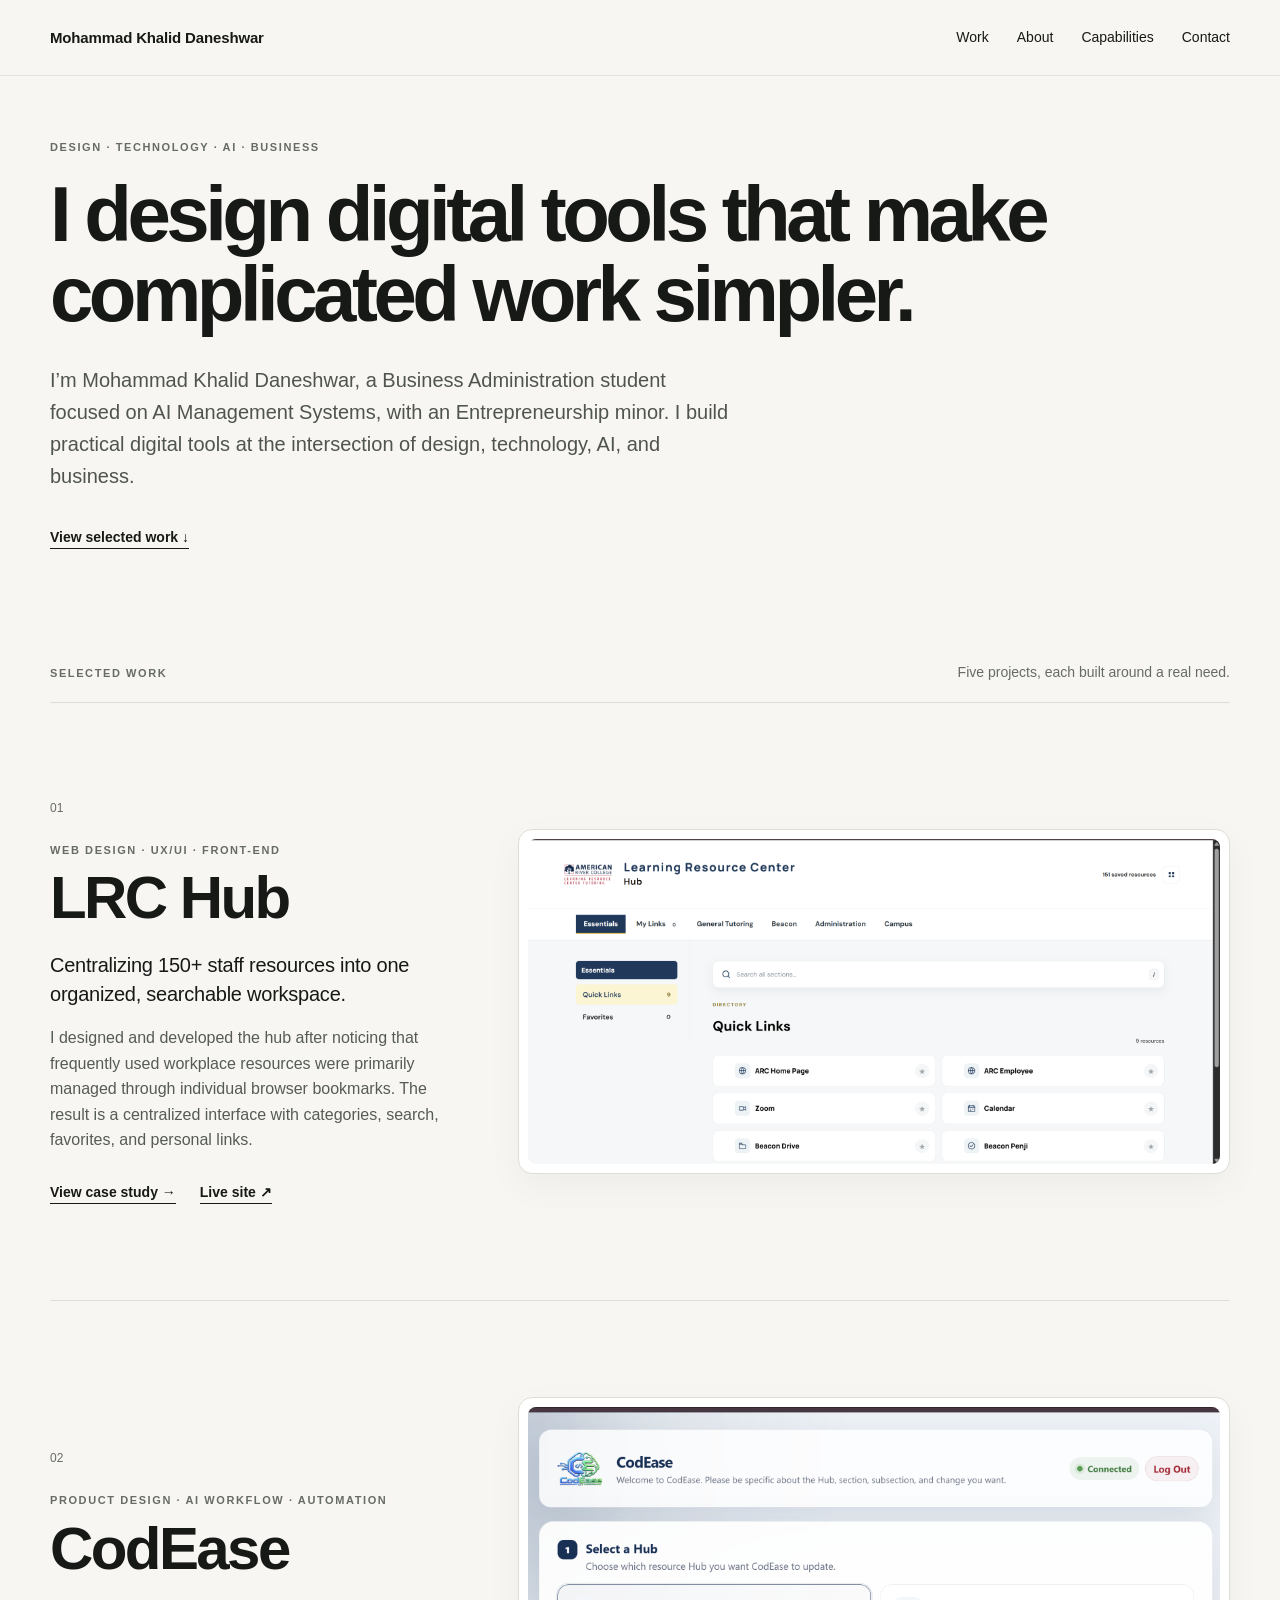
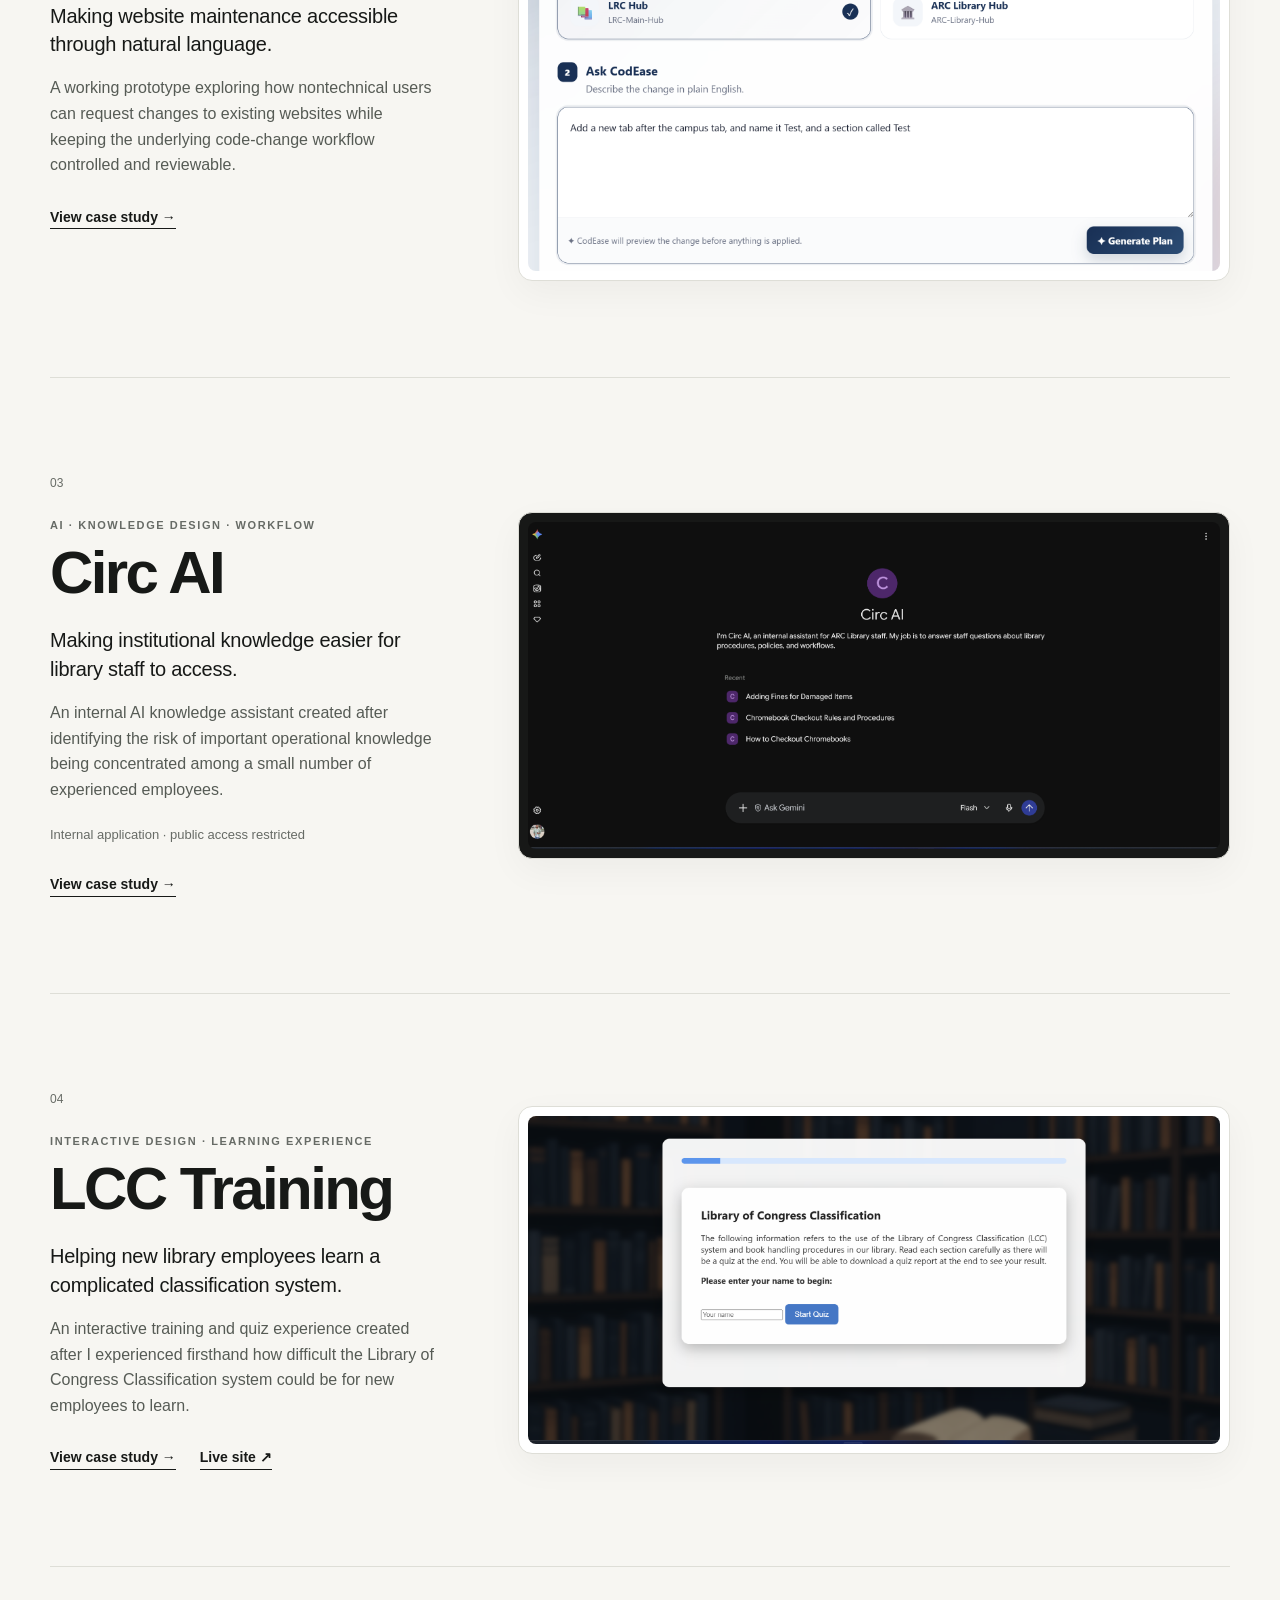
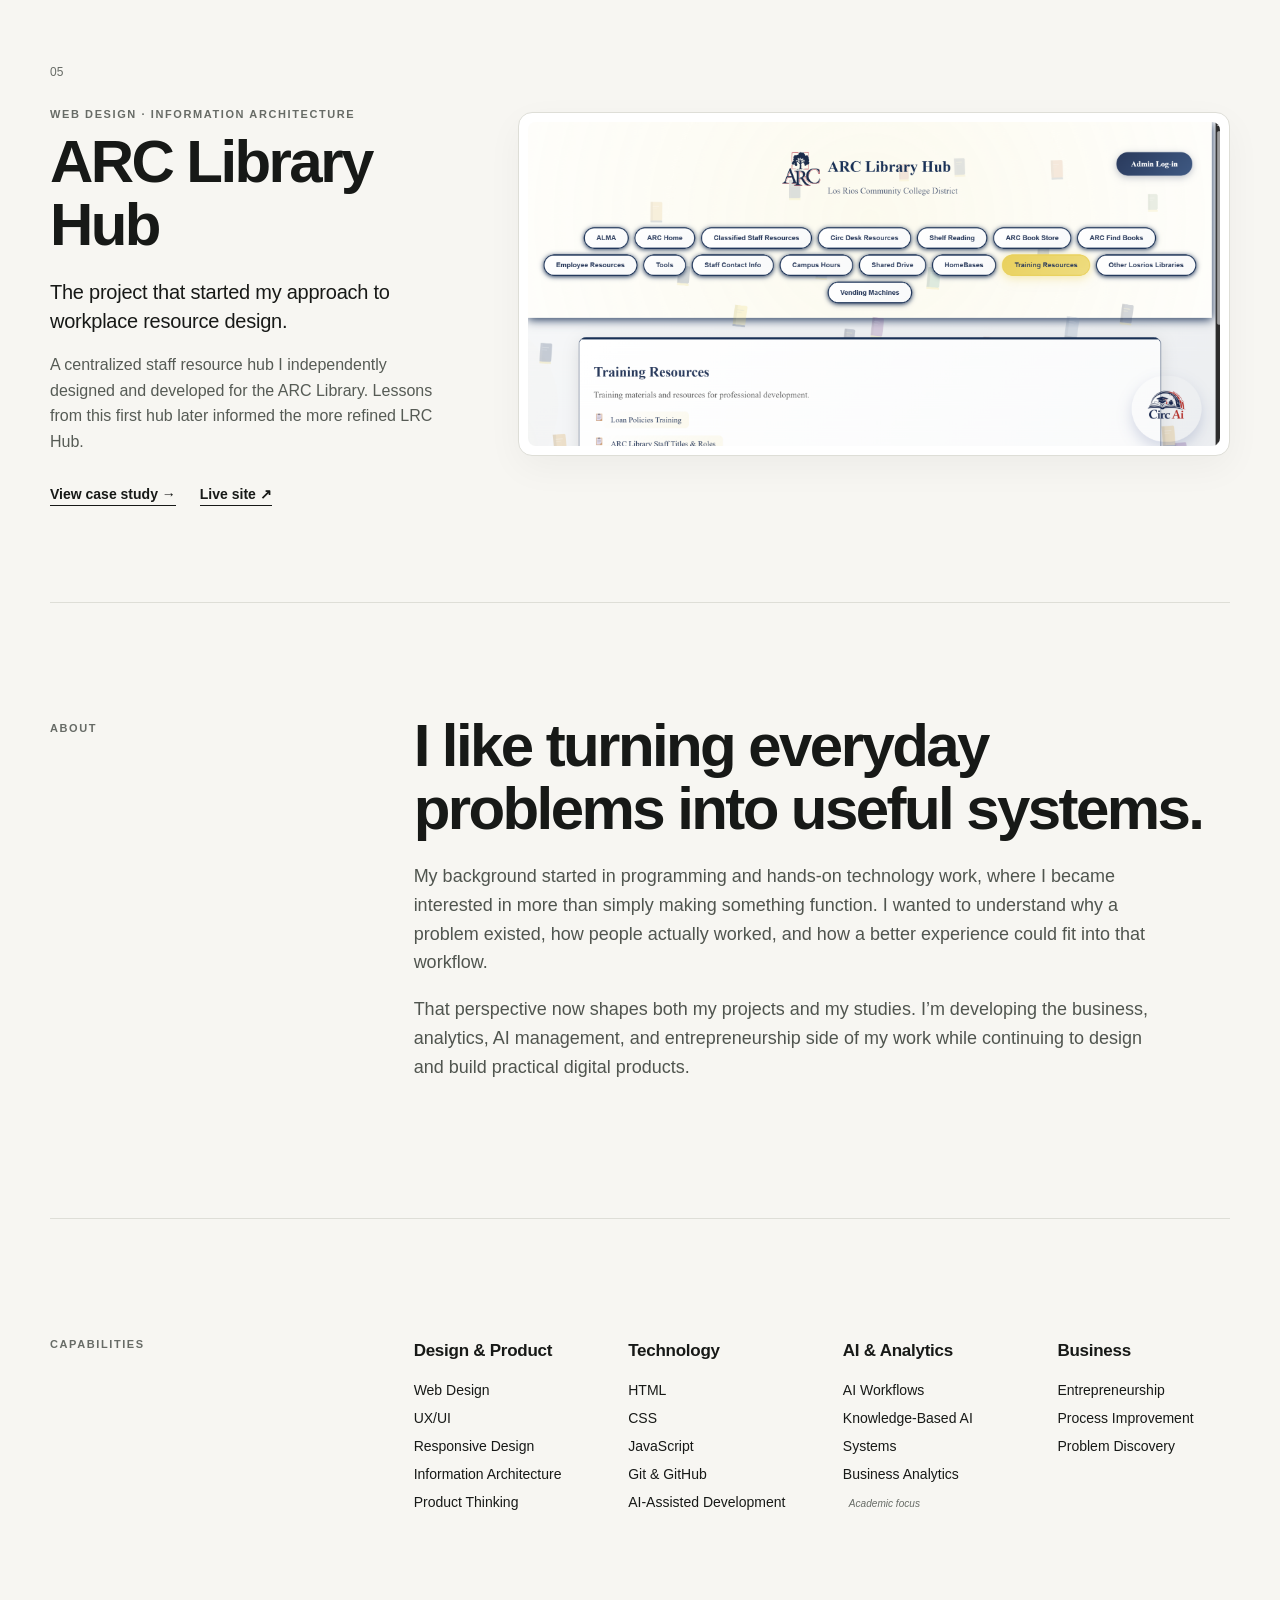
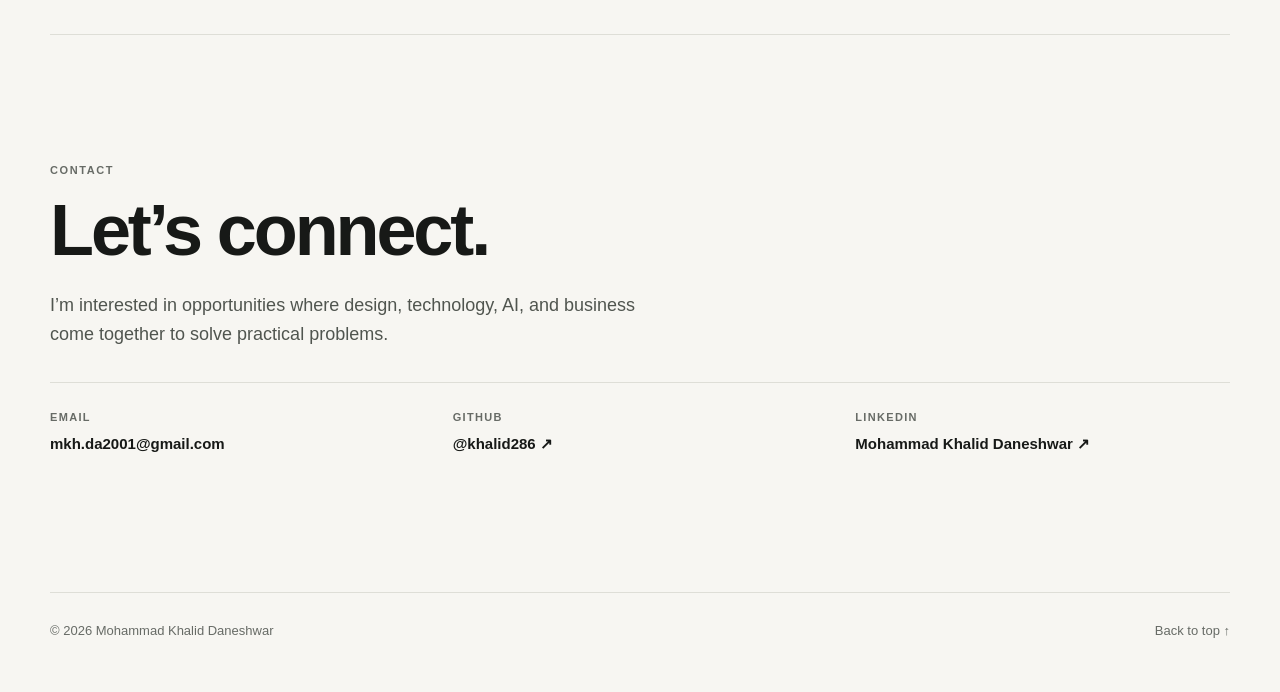
<file: index.html>
﻿<!doctype html>
<html lang="en">
  <head>
    <meta charset="utf-8" />
    <meta name="viewport" content="width=device-width,initial-scale=1" />
    <meta
      name="description"
      content="Portfolio of Mohammad Khalid Daneshwar — web design, front-end development, and AI-assisted workflows."
    />
    <title>Mohammad Khalid Daneshwar — Portfolio</title>
    <link rel="stylesheet" href="styles.css" />
  </head>
  <body>
    <header class="site-header">
      <a class="brand" href="#top">Mohammad Khalid Daneshwar</a>
      <nav>
        <a href="#work">Work</a><a href="#about">About</a
        ><a href="#capabilities">Capabilities</a><a href="#contact">Contact</a>
      </nav>
    </header>
    <main id="top">
      <section class="hero wrap">
        <p class="eyebrow">DESIGN · TECHNOLOGY · AI · BUSINESS</p>
        <h1>I design digital tools that make complicated work simpler.</h1>
        <p class="lede">
          I’m Mohammad Khalid Daneshwar, a Business Administration student
          focused on AI Management Systems, with an
          Entrepreneurship minor. I build practical digital tools at the
          intersection of design, technology, AI, and business.
        </p>
        <a class="text-link" href="#work">View selected work ↓</a>
      </section>
      <section id="work" class="wrap work">
        <div class="section-head">
          <p class="eyebrow">SELECTED WORK</p>
          <p>Five projects, each built around a real need.</p>
        </div>
        <article class="project">
          <div class="project-copy">
            <span class="num">01</span>
            <p class="meta">WEB DESIGN · UX/UI · FRONT-END</p>
            <h2>LRC Hub</h2>
            <p class="project-tag">
              Centralizing 150+ staff resources into one organized, searchable
              workspace.
            </p>
            <p>
              I designed and developed the hub after noticing that frequently
              used workplace resources were primarily managed through individual
              browser bookmarks. The result is a centralized interface with
              categories, search, favorites, and personal links.
            </p>
            <div class="actions">
              <a href="case-study.html?project=lrc">View case study →</a
              ><a
                href="https://lrc-hub.netlify.app/"
                target="_blank"
                rel="noreferrer"
                >Live site ↗</a
              >
            </div>
          </div>
          <a class="shot" href="case-study.html?project=lrc"
            ><img
              src="assets/lrc-hub.png"
              alt="Learning Resource Center Hub interface"
          /></a>
        </article>
        <article class="project">
          <div class="project-copy">
            <span class="num">02</span>
            <p class="meta">PRODUCT DESIGN · AI WORKFLOW · AUTOMATION</p>
            <h2>CodEase</h2>
            <p class="project-tag">
              Making website maintenance accessible through natural language.
            </p>
            <p>
              A working prototype exploring how nontechnical users can request
              changes to existing websites while keeping the underlying
              code-change workflow controlled and reviewable.
            </p>
            <div class="actions">
              <a href="case-study.html?project=codease">View case study →</a>
            </div>
          </div>
          <a class="shot" href="case-study.html?project=codease"
            ><img
              src="assets/codease-request.png"
              alt="CodEase interface showing a natural-language website update request"
          /></a>
        </article>
        <article class="project">
          <div class="project-copy">
            <span class="num">03</span>
            <p class="meta">AI · KNOWLEDGE DESIGN · WORKFLOW</p>
            <h2>Circ AI</h2>
            <p class="project-tag">
              Making institutional knowledge easier for library staff to access.
            </p>
            <p>
              An internal AI knowledge assistant created after identifying the
              risk of important operational knowledge being concentrated among a
              small number of experienced employees.
            </p>
            <p class="restricted">
              Internal application · public access restricted
            </p>
            <div class="actions">
              <a href="case-study.html?project=circ">View case study →</a>
            </div>
          </div>
          <a class="shot dark" href="case-study.html?project=circ"
            ><img
              src="assets/circ-ai.png"
              alt="Circ AI internal library knowledge assistant"
          /></a>
        </article>
        <article class="project">
          <div class="project-copy">
            <span class="num">04</span>
            <p class="meta">INTERACTIVE DESIGN · LEARNING EXPERIENCE</p>
            <h2>LCC Training</h2>
            <p class="project-tag">
              Helping new library employees learn a complicated classification
              system.
            </p>
            <p>
              An interactive training and quiz experience created after I
              experienced firsthand how difficult the Library of Congress
              Classification system could be for new employees to learn.
            </p>
            <div class="actions">
              <a href="case-study.html?project=lcc">View case study →</a
              ><a
                href="https://lccarc.netlify.app/"
                target="_blank"
                rel="noreferrer"
                >Live site ↗</a
              >
            </div>
          </div>
          <a class="shot" href="case-study.html?project=lcc"
            ><img
              src="assets/lcc.png"
              alt="Library of Congress Classification training interface"
          /></a>
        </article>
        <article class="project">
          <div class="project-copy">
            <span class="num">05</span>
            <p class="meta">WEB DESIGN · INFORMATION ARCHITECTURE</p>
            <h2>ARC Library Hub</h2>
            <p class="project-tag">
              The project that started my approach to workplace resource design.
            </p>
            <p>
              A centralized staff resource hub I independently designed and
              developed for the ARC Library. Lessons from this first hub later
              informed the more refined LRC Hub.
            </p>
            <div class="actions">
              <a href="case-study.html?project=library">View case study →</a
              ><a
                href="https://arc-lib-hub.netlify.app/"
                target="_blank"
                rel="noreferrer"
                >Live site ↗</a
              >
            </div>
          </div>
          <a class="shot" href="case-study.html?project=library"
            ><img src="assets/library-hub.png" alt="ARC Library Hub interface"
          /></a>
        </article>
      </section>
      <section id="about" class="split wrap">
        <p class="eyebrow">ABOUT</p>
        <div>
          <h2>I like turning everyday problems into useful systems.</h2>
          <p>
            My background started in programming and hands-on technology work,
            where I became interested in more than simply making something
            function. I wanted to understand why a problem existed, how people
            actually worked, and how a better experience could fit into that
            workflow.
          </p>
          <p>
            That perspective now shapes both my projects and my studies. I’m
            developing the business, analytics, AI management, and
            entrepreneurship side of my work while continuing to design and
            build practical digital products.
          </p>
        </div>
      </section>
      <section id="capabilities" class="split wrap capabilities">
        <p class="eyebrow">CAPABILITIES</p>
        <div class="cap-grid">
          <div>
            <h3>Design & Product</h3>
            <p>
              Web Design<br />UX/UI<br />Responsive Design<br />Information
              Architecture<br />Product Thinking
            </p>
          </div>
          <div>
            <h3>Technology</h3>
            <p>
              HTML<br />CSS<br />JavaScript<br />Git & GitHub<br />AI-Assisted
              Development
            </p>
          </div>
          <div>
            <h3>AI & Analytics</h3>
            <p>
              AI Workflows<br />Knowledge-Based AI Systems<br />Business
              Analytics <span class="learning">Academic focus</span>
            </p>
          </div>
          <div>
            <h3>Business</h3>
            <p>
              Entrepreneurship<br />Process Improvement<br />Problem Discovery
            </p>
          </div>
        </div>
      </section>
      <section id="contact" class="contact wrap">
        <p class="eyebrow">CONTACT</p>
        <h2>Let’s connect.</h2>
        <p>
          I’m interested in opportunities where design, technology, AI, and
          business come together to solve practical problems.
        </p>
        <div class="contact-details">
          <div>
            <span class="contact-label">Email</span
            ><a href="mailto:mkh.da2001@gmail.com">mkh.da2001@gmail.com</a>
          </div>
          <div>
            <span class="contact-label">GitHub</span
            ><a
              href="https://github.com/khalid286"
              target="_blank"
              rel="noreferrer"
              >@khalid286 ↗</a
            >
          </div>
          <div>
            <span class="contact-label">LinkedIn</span>
            <a
              href="https://www.linkedin.com/public-profile/settings/?trk=d_flagship3_profile_self_view_public_profile&lipi=urn%3Ali%3Apage%3Ad_flagship3_profile_view_base%3BKFLn%2BYXAQEu9eF6ygDg9IQ%3D%3D"
              target="_blank"
              rel="noreferrer"
            >
              Mohammad Khalid Daneshwar ↗
            </a>
          </div>
        </div>
      </section>
    </main>
    <footer class="wrap">
      <span>© 2026 Mohammad Khalid Daneshwar</span
      ><a href="#top">Back to top ↑</a> 
    </footer>
  </body>
</html>
</file>
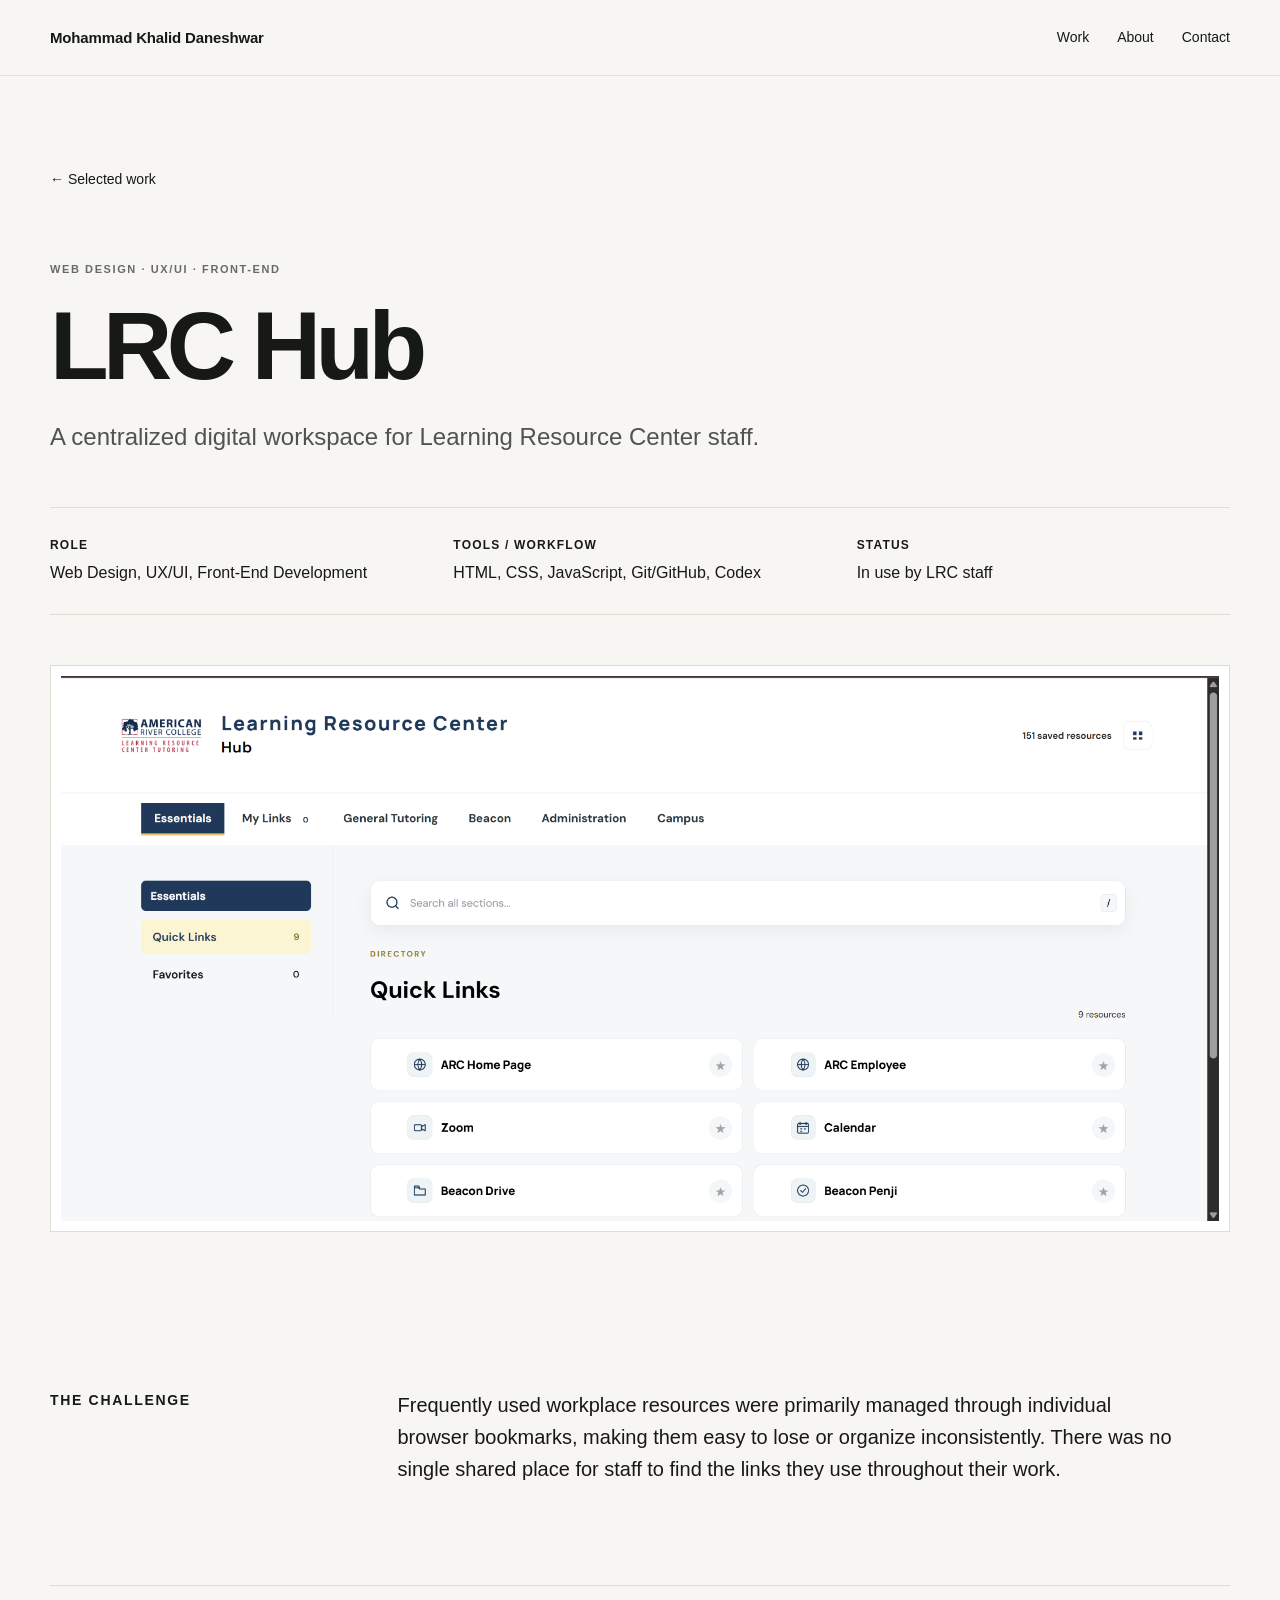
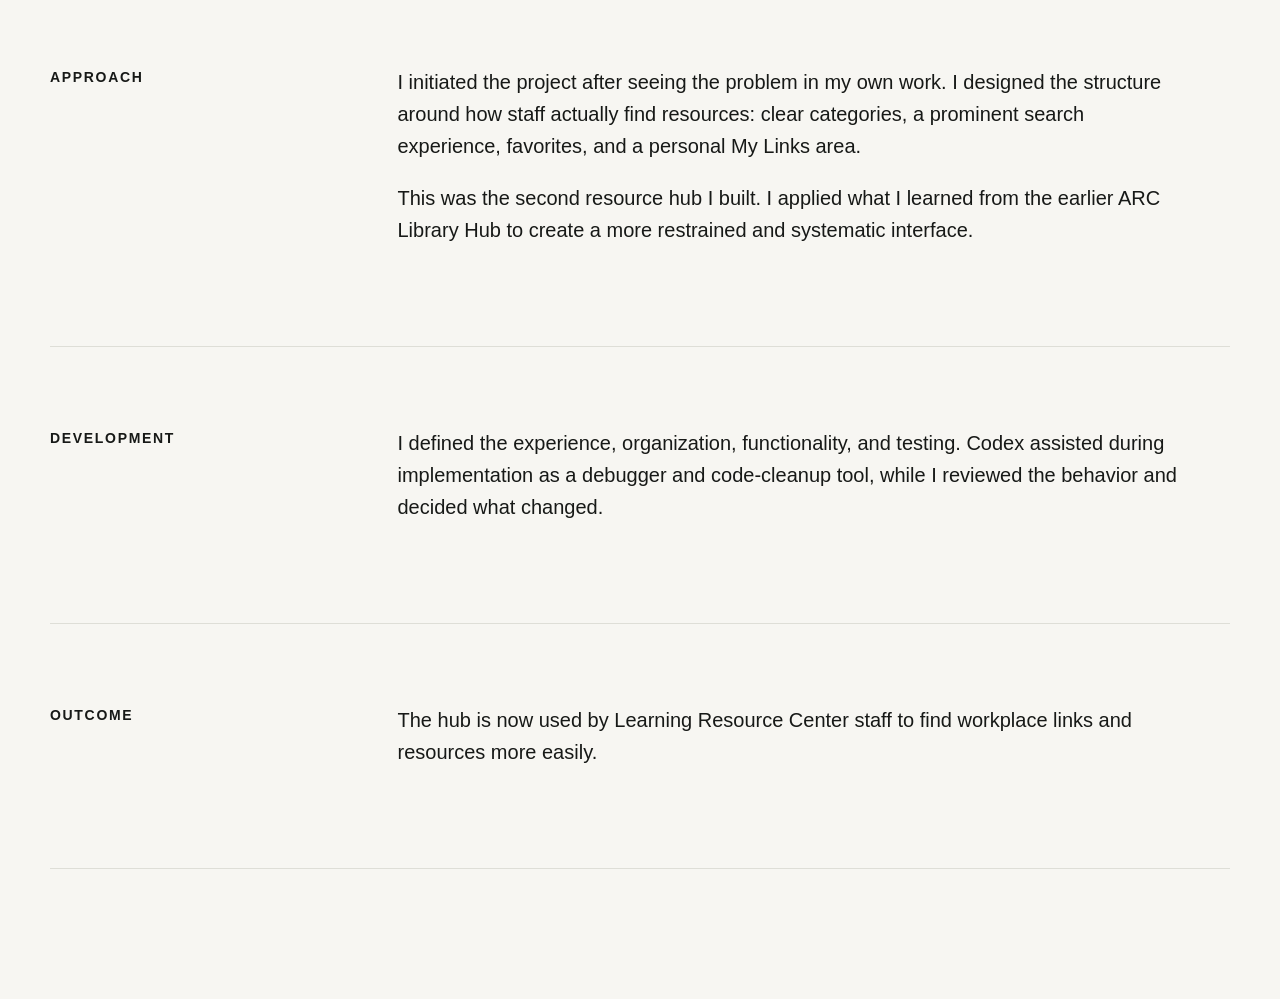
<file: case-study.html>
﻿<!doctype html>
<html lang="en">
  <head>
    <meta charset="utf-8" />
    <meta name="viewport" content="width=device-width,initial-scale=1" />
    <title>Case Study — Mohammad Khalid Daneshwar</title>
    <link rel="stylesheet" href="styles.css" />
    <style>
      .case {
        padding: 90px 0 130px;
      }
      .back {
        font-size: 14px;
      }
      .case-hero {
        padding: 70px 0;
      }
      .case-hero h1 {
        font-size: clamp(52px, 8vw, 96px);
        margin-bottom: 20px;
      }
      .case-sub {
        font-size: 24px;
        max-width: 820px;
        color: #4f544f;
      }
      .facts {
        display: grid;
        grid-template-columns: repeat(3, 1fr);
        gap: 30px;
        border-top: 1px solid var(--line);
        border-bottom: 1px solid var(--line);
        padding: 28px 0;
        margin: 50px 0;
      }
      .facts b {
        display: block;
        font-size: 12px;
        letter-spacing: 0.1em;
        margin-bottom: 5px;
      }
      .hero-img {
        width: 100%;
        border: 1px solid var(--line);
        background: white;
        padding: 10px;
      }
      .story {
        display: grid;
        grid-template-columns: 0.5fr 1.5fr;
        gap: 70px;
        padding: 80px 0;
        border-bottom: 1px solid var(--line);
      }
      .story h2 {
        font-size: 14px;
        letter-spacing: 0.12em;
        text-transform: uppercase;
        margin: 0;
      }
      .story p {
        font-size: 20px;
        max-width: 780px;
        margin: 0 0 20px;
      }
      .gallery {
        display: grid;
        grid-template-columns: 1fr 1fr;
        gap: 20px;
        margin-top: 40px;
      }
      .gallery img {
        width: 100%;
        border: 1px solid var(--line);
        padding: 8px;
        background: white;
      }
      @media (max-width: 700px) {
        .facts,
        .story,
        .gallery {
          grid-template-columns: 1fr;
        }
        .story {
          gap: 22px;
        }
        .case {
          padding-top: 50px;
        }
      }
    </style>
  </head>
  <body>
    <header class="site-header">
      <a class="brand" href="index.html">Mohammad Khalid Daneshwar</a>
      <nav>
        <a href="index.html#work">Work</a><a href="index.html#about">About</a
        ><a href="index.html#contact">Contact</a>
      </nav>
    </header>
    <main class="case wrap">
      <a class="back" href="index.html#work">← Selected work</a>
      <section class="case-hero">
        <p id="meta" class="eyebrow"></p>
        <h1 id="title"></h1>
        <p id="sub" class="case-sub"></p>
        <div class="facts">
          <div><b>ROLE</b><span id="role"></span></div>
          <div><b>TOOLS / WORKFLOW</b><span id="tools"></span></div>
          <div><b>STATUS</b><span id="status"></span></div>
        </div>
        <img id="heroimg" class="hero-img" alt="" />
      </section>
      <section class="story">
        <h2>The challenge</h2>
        <div id="challenge"></div>
      </section>
      <section class="story">
        <h2>Approach</h2>
        <div id="approach"></div>
      </section>
      <section class="story">
        <h2>Development</h2>
        <div id="development"></div>
      </section>
      <section class="story">
        <h2>Outcome</h2>
        <div id="outcome"></div>
      </section>
      <div id="gallery" class="gallery"></div>
    </main>
    <script src="case-study.js"></script>
  </body>
</html>
</file>
<file: styles.css>
﻿:root {
  --bg: #f7f6f2;
  --surface: #ffffff;
  --ink: #171917;
  --muted: #676b66;
  --line: #deded7;
  --accent: #173b63;
  --max: 1180px;
  --radius: 14px;
}

* {
  box-sizing: border-box;
}
html {
  scroll-behavior: smooth;
}
body {
  margin: 0;
  background: var(--bg);
  color: var(--ink);
  font-family:
    Inter,
    ui-sans-serif,
    -apple-system,
    BlinkMacSystemFont,
    "Segoe UI",
    sans-serif;
  line-height: 1.6;
  -webkit-font-smoothing: antialiased;
}
img {
  max-width: 100%;
}
a {
  color: inherit;
  text-decoration: none;
}
a:focus-visible {
  outline: 2px solid var(--accent);
  outline-offset: 5px;
  border-radius: 2px;
}
::selection {
  background: #dbe4ee;
}

.wrap {
  width: min(calc(100% - 48px), var(--max));
  margin-inline: auto;
}

.site-header {
  height: 76px;
  display: flex;
  align-items: center;
  justify-content: space-between;
  padding-inline: max(24px, calc((100vw - var(--max)) / 2));
  border-bottom: 1px solid rgba(23, 25, 23, 0.09);
  background: rgba(247, 246, 242, 0.88);
  position: sticky;
  top: 0;
  z-index: 20;
  backdrop-filter: blur(14px);
  -webkit-backdrop-filter: blur(14px);
}
.brand {
  font-size: 15px;
  font-weight: 700;
  letter-spacing: -0.01em;
}
.site-header nav {
  display: flex;
  gap: 28px;
  font-size: 14px;
}
.site-header nav a,
.actions a,
.text-link {
  transition: opacity 0.18s ease;
}
.site-header nav a {
  position: relative;
}
.site-header nav a::after {
  position: absolute;
  right: -3px;
  bottom: -9px;
  left: -3px;
  height: 2px;
  background: var(--accent);
  content: "";
  transform: scaleX(0);
  transform-origin: right;
  transition: transform 0.2s ease;
}
.site-header nav a:hover::after,
.site-header nav a:focus-visible::after {
  transform: scaleX(1);
  transform-origin: left;
}
.site-header nav a:hover,
.actions a:hover,
.text-link:hover {
  opacity: 0.55;
}

.hero {
  padding: 64px 0 112px;
}
.eyebrow,
.meta {
  margin: 0;
  color: var(--muted);
  font-size: 11px;
  line-height: 1.4;
  font-weight: 750;
  letter-spacing: 0.145em;
  text-transform: uppercase;
}
h1 {
  max-width: 1030px;
  margin: 20px 0 30px;
  font-size: clamp(48px, 6.2vw, 78px);
  line-height: 1.015;
  letter-spacing: -0.058em;
  font-weight: 650;
  text-wrap: balance;
}
.lede {
  max-width: 690px;
  margin: 0 0 32px;
  color: #50544f;
  font-size: 20px;
  line-height: 1.6;
}
.text-link,
.actions a {
  display: inline-block;
  font-size: 14px;
  font-weight: 650;
  border-bottom: 1px solid currentColor;
}

.section-head {
  display: flex;
  align-items: baseline;
  justify-content: space-between;
  gap: 24px;
  padding-bottom: 18px;
  border-bottom: 1px solid var(--line);
}
.section-head p {
  margin: 0;
}
.section-head p:last-child {
  color: var(--muted);
  font-size: 14px;
}

.project {
  display: grid;
  grid-template-columns: minmax(280px, 0.78fr) minmax(0, 1.42fr);
  gap: clamp(48px, 6vw, 82px);
  align-items: center;
  padding: 96px 0;
  border-bottom: 1px solid var(--line);
}
.num {
  display: block;
  color: var(--muted);
  font-size: 12px;
  font-variant-numeric: tabular-nums;
}
.meta {
  margin: 25px 0 5px;
}
.project h2,
.split h2,
.contact h2 {
  margin: 8px 0 22px;
  font-size: clamp(38px, 5vw, 60px);
  line-height: 1.05;
  letter-spacing: -0.043em;
  font-weight: 650;
}
.project-tag {
  margin: 0 0 17px;
  font-size: 20px;
  line-height: 1.42;
  letter-spacing: -0.012em;
}
.project-copy > p:not(.meta):not(.project-tag):not(.restricted) {
  color: #565b55;
}
.project-copy > p {
  max-width: 500px;
}
.actions {
  display: flex;
  flex-wrap: wrap;
  align-items: center;
  gap: 24px;
  margin-top: 28px;
}
.restricted {
  margin-top: 22px;
  color: var(--muted);
  font-size: 13px;
}

.shot {
  display: block;
  padding: 9px;
  overflow: hidden;
  background: var(--surface);
  border: 1px solid var(--line);
  border-radius: var(--radius);
  box-shadow: 0 12px 36px rgba(23, 25, 23, 0.045);
  transition:
    transform 0.2s ease,
    box-shadow 0.2s ease;
}
.shot:hover {
  transform: translateY(-3px);
  box-shadow: 0 18px 42px rgba(23, 25, 23, 0.07);
}
.shot img {
  display: block;
  width: 100%;
  height: auto;
  border-radius: calc(var(--radius) - 6px);
}
.shot.dark {
  background: #171817;
}

.split {
  display: grid;
  grid-template-columns: 0.52fr 1.48fr;
  gap: clamp(48px, 6vw, 82px);
  padding: 118px 0;
  border-bottom: 1px solid var(--line);
}
.split h2 {
  max-width: 790px;
  margin-top: -7px;
}
.split > div > p {
  max-width: 760px;
  color: #50554f;
  font-size: 18px;
}
.cap-grid {
  display: grid;
  grid-template-columns: repeat(3, 1fr);
  gap: 42px;
}
.cap-grid h3 {
  margin: 0 0 12px;
  font-size: 17px;
  letter-spacing: -0.015em;
}
.cap-grid p {
  margin: 0;
  font-size: 14px !important;
  line-height: 2;
}

.contact {
  padding: 128px 0 136px;
}
.contact h2 {
  margin-top: 15px;
  font-size: clamp(50px, 6vw, 72px);
}
.contact > p:not(.eyebrow) {
  max-width: 620px;
  color: #50554f;
  font-size: 18px;
}
.muted {
  color: var(--muted);
  font-size: 13px;
}
footer {
  display: flex;
  justify-content: space-between;
  gap: 24px;
  padding: 28px 0 50px;
  border-top: 1px solid var(--line);
  color: var(--muted);
  font-size: 13px;
}

/* Case studies */
.case-hero {
  padding: 105px 0 64px;
}
.case-hero h1 {
  max-width: 920px;
  font-size: clamp(48px, 6.5vw, 80px);
}
.case-hero .lede {
  max-width: 760px;
}
.case-meta {
  display: grid;
  grid-template-columns: repeat(3, 1fr);
  gap: 30px;
  padding: 28px 0;
  border-top: 1px solid var(--line);
  border-bottom: 1px solid var(--line);
}
.case-meta strong {
  display: block;
  margin-bottom: 4px;
  font-size: 12px;
  letter-spacing: 0.1em;
  text-transform: uppercase;
}
.case-meta span {
  color: var(--muted);
  font-size: 14px;
}
.case-image {
  margin: 58px auto 88px;
}
.case-body {
  width: min(calc(100% - 48px), 800px);
  margin-inline: auto;
  padding-bottom: 110px;
}
.case-body section {
  margin: 0 0 72px;
}
.case-body h2 {
  margin: 0 0 18px;
  font-size: clamp(30px, 4vw, 42px);
  line-height: 1.1;
  letter-spacing: -0.035em;
}
.case-body p,
.case-body li {
  color: #50554f;
  font-size: 17px;
  line-height: 1.75;
}
.case-body ul {
  padding-left: 20px;
}
.case-body .shot {
  margin: 34px 0;
}
.workflow {
  display: grid;
  gap: 10px;
  margin-top: 28px;
}
.workflow div {
  padding: 15px 17px;
  background: rgba(255, 255, 255, 0.52);
  border: 1px solid var(--line);
  border-radius: 10px;
  font-size: 14px;
}
.next-project {
  display: flex;
  justify-content: space-between;
  gap: 24px;
  align-items: center;
  padding: 40px 0 80px;
  border-top: 1px solid var(--line);
}

@media (max-width: 800px) {
  .wrap {
    width: min(calc(100% - 32px), var(--max));
  }
  .site-header {
    height: 68px;
    padding-inline: 16px;
  }
  .site-header nav {
    gap: 16px;
  }
  .site-header nav a:nth-child(3) {
    display: none;
  }
  .hero {
    padding: 90px 0 100px;
  }
  h1 {
    font-size: clamp(44px, 12vw, 58px);
  }
  .lede {
    font-size: 18px;
  }
  .section-head p:last-child {
    display: none;
  }
  .project {
    grid-template-columns: 1fr;
    gap: 38px;
    padding: 70px 0;
  }
  .project-copy {
    order: 1;
  }
  .shot {
    order: 2;
  }
  .project-copy > p {
    max-width: 680px;
  }
  .split {
    grid-template-columns: 1fr;
    gap: 26px;
    padding: 80px 0;
  }
  .cap-grid {
    grid-template-columns: 1fr;
    gap: 28px;
  }
  .contact {
    padding: 90px 0;
  }
  .case-hero {
    padding: 80px 0 48px;
  }
  .case-meta {
    grid-template-columns: 1fr;
    gap: 18px;
  }
  .case-image {
    margin: 38px auto 64px;
  }
  .case-body {
    width: min(calc(100% - 32px), 800px);
  }
}

@media (max-width: 520px) {
  .brand {
    font-size: 14px;
  }
  .site-header nav a:nth-child(2) {
    display: none;
  }
  .site-header nav {
    gap: 14px;
  }
  h1 {
    font-size: 43px;
  }
  .project h2 {
    font-size: 42px;
  }
  .project-tag {
    font-size: 19px;
  }
  .actions {
    gap: 18px;
  }
  footer {
    flex-direction: column;
  }
}

@media (prefers-reduced-motion: reduce) {
  html {
    scroll-behavior: auto;
  }
  *,
  *::before,
  *::after {
    transition-duration: 0.01ms !important;
    animation-duration: 0.01ms !important;
    animation-iteration-count: 1 !important;
  }
}

.learning {
  display: inline-block;
  margin-left: 6px;
  font-size: 0.72em;
  color: var(--muted);
  font-style: italic;
}
@media (min-width: 900px) {
  .cap-grid {
    grid-template-columns: repeat(4, 1fr);
  }
}

.contact-details {
  display: grid;
  grid-template-columns: repeat(3, minmax(0, 1fr));
  gap: 28px;
  margin-top: 34px;
  padding-top: 26px;
  border-top: 1px solid var(--line);
}
.contact-details > div {
  display: flex;
  flex-direction: column;
  gap: 5px;
  min-width: 0;
}
.contact-label {
  color: var(--muted);
  font-size: 11px;
  font-weight: 750;
  letter-spacing: 0.12em;
  text-transform: uppercase;
}
.contact-details a {
  font-size: 15px;
  font-weight: 650;
  overflow-wrap: anywhere;
}
.contact-details a:hover {
  opacity: 0.55;
}

@media (max-width: 800px) {
  .site-header {
    position: relative;
    height: auto;
    min-height: 64px;
    padding-block: 14px;
    gap: 16px;
  }
  .brand {
    max-width: 190px;
    line-height: 1.2;
  }
  .hero {
    padding: 64px 0 72px;
  }
  .hero h1 {
    margin: 16px 0 22px;
    font-size: clamp(38px, 10.5vw, 52px);
    line-height: 1.03;
    letter-spacing: -0.048em;
  }
  .hero .lede {
    font-size: 17px;
    line-height: 1.55;
    margin-bottom: 24px;
  }
  .contact-details {
    grid-template-columns: 1fr;
    gap: 20px;
  }
}
@media (max-width: 520px) {
  .wrap {
    width: min(calc(100% - 28px), var(--max));
  }
  .site-header {
    padding-inline: 14px;
  }
  .brand {
    max-width: 165px;
    font-size: 13px;
  }
  .site-header nav {
    gap: 12px;
    font-size: 13px;
  }
  .hero {
    padding: 48px 0 60px;
  }
  .hero h1 {
    font-size: clamp(35px, 10.5vw, 44px);
  }
  .hero .eyebrow {
    font-size: 10px;
    letter-spacing: 0.11em;
  }
}
</file>
